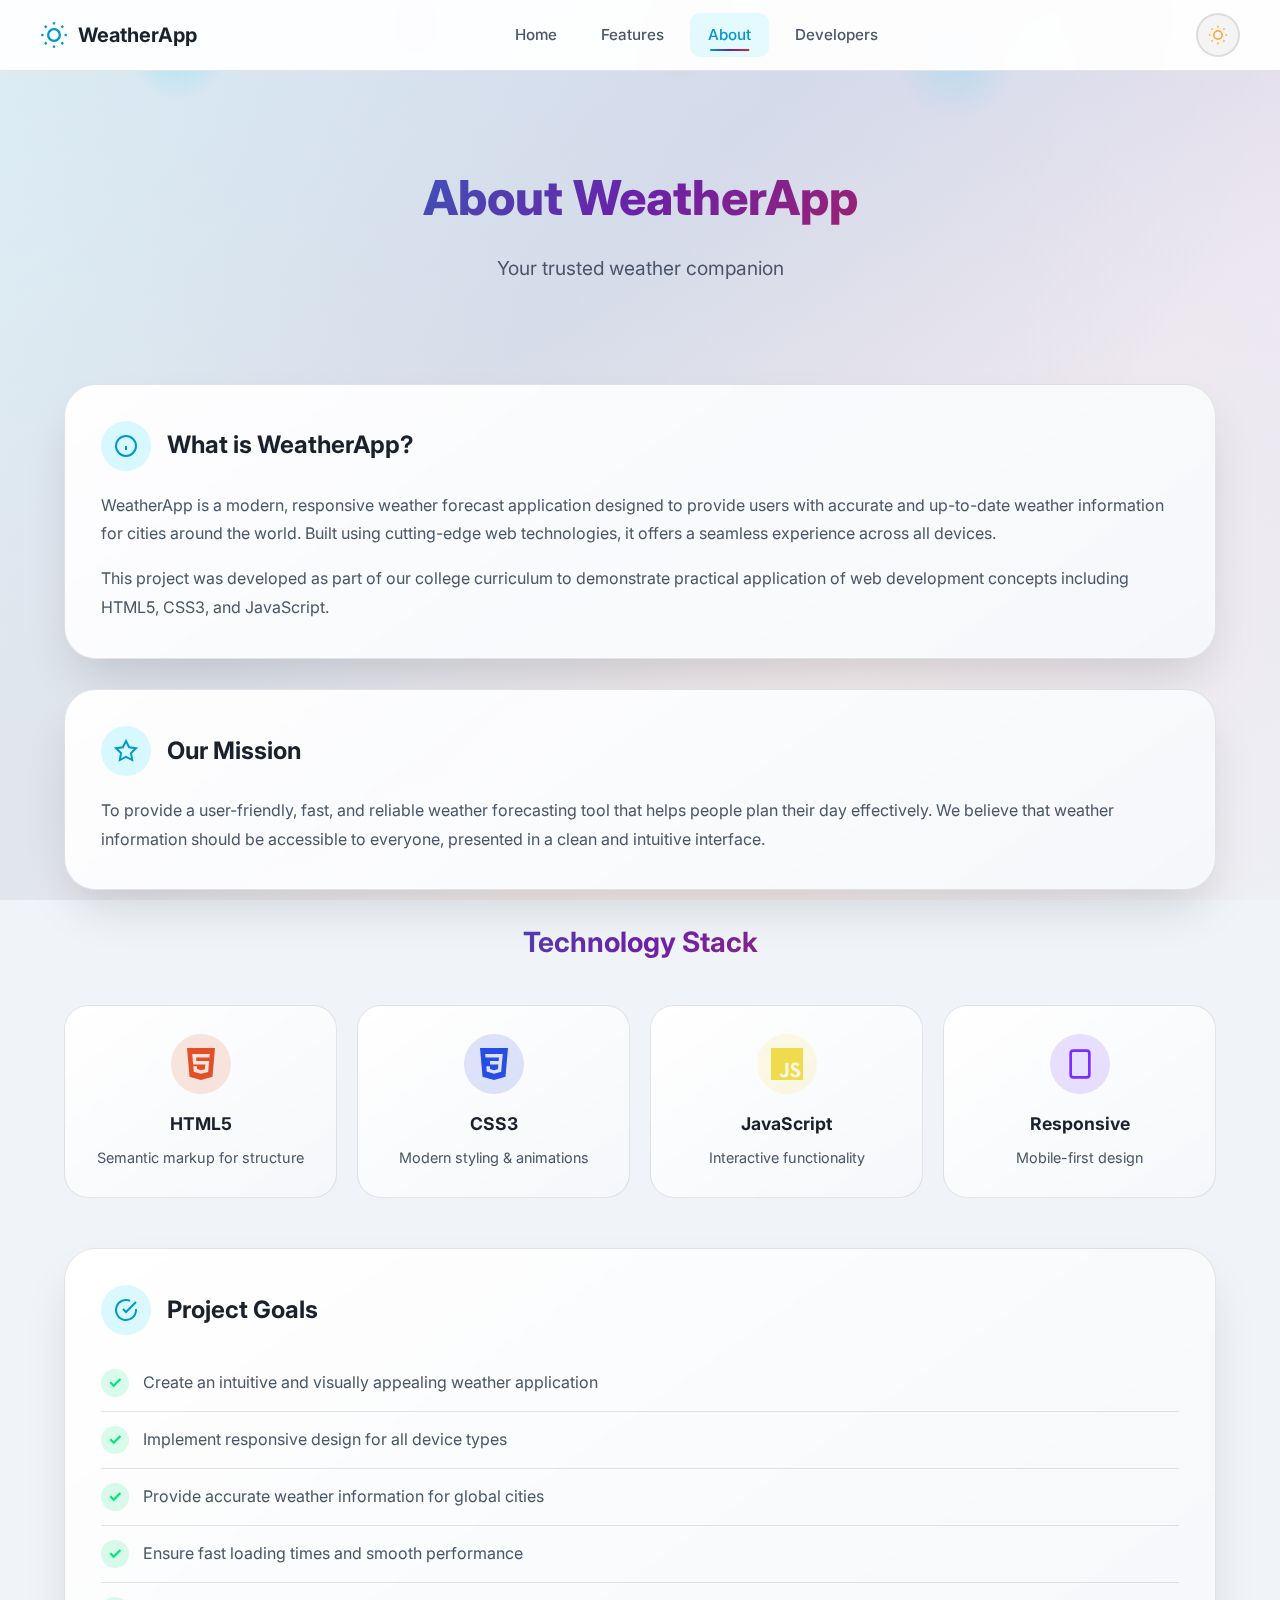
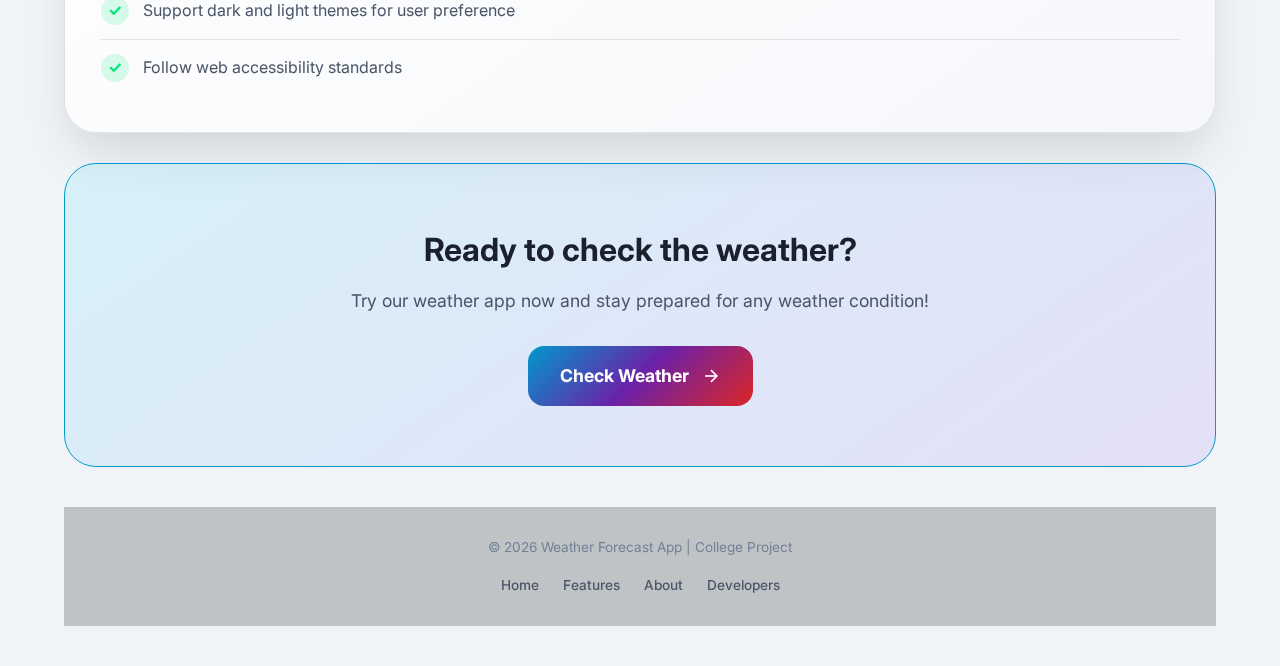
<file: second sem project/second sem project/about.html>
<!DOCTYPE html>
<html lang="en" data-theme="dark">
  <head>
    <meta charset="UTF-8" />
    <meta name="viewport" content="width=device-width, initial-scale=1.0" />
    <meta name="description" content="Learn about the Weather Forecast App and its features" />
    <title>About - Weather Forecast App</title>
    <link rel="stylesheet" href="style.css" />
    <link rel="preconnect" href="https://fonts.googleapis.com" />
    <link rel="preconnect" href="https://fonts.gstatic.com" crossorigin />
    <link href="https://fonts.googleapis.com/css2?family=Inter:wght@400;500;600;700;800&display=swap" rel="stylesheet" />
  </head>
  <body>
    <!-- Animated background -->
    <div class="bg-particles">
      <span></span><span></span><span></span><span></span><span></span>
    </div>

    <!-- Navigation Bar -->
    <nav class="navbar">
      <div class="nav-container">
        <a href="index.html" class="nav-logo">
          <svg viewBox="0 0 24 24" fill="none" stroke="currentColor" stroke-width="2">
            <circle cx="12" cy="12" r="5"/>
            <line x1="12" y1="1" x2="12" y2="3"/>
            <line x1="12" y1="21" x2="12" y2="23"/>
            <line x1="4.22" y1="4.22" x2="5.64" y2="5.64"/>
            <line x1="18.36" y1="18.36" x2="19.78" y2="19.78"/>
            <line x1="1" y1="12" x2="3" y2="12"/>
            <line x1="21" y1="12" x2="23" y2="12"/>
            <line x1="4.22" y1="19.78" x2="5.64" y2="18.36"/>
            <line x1="18.36" y1="5.64" x2="19.78" y2="4.22"/>
          </svg>
          <span>WeatherApp</span>
        </a>
        <div class="nav-links">
          <a href="index.html" class="nav-link">Home</a>
          <a href="features.html" class="nav-link">Features</a>
          <a href="about.html" class="nav-link active">About</a>
          <a href="developers.html" class="nav-link">Developers</a>
        </div>
        <div class="nav-actions">
          <button id="theme-toggle" class="theme-toggle" aria-label="Toggle theme">
            <svg class="sun-icon" viewBox="0 0 24 24" fill="none" stroke="currentColor" stroke-width="2">
              <circle cx="12" cy="12" r="5"/>
              <line x1="12" y1="1" x2="12" y2="3"/>
              <line x1="12" y1="21" x2="12" y2="23"/>
              <line x1="4.22" y1="4.22" x2="5.64" y2="5.64"/>
              <line x1="18.36" y1="18.36" x2="19.78" y2="19.78"/>
              <line x1="1" y1="12" x2="3" y2="12"/>
              <line x1="21" y1="12" x2="23" y2="12"/>
              <line x1="4.22" y1="19.78" x2="5.64" y2="18.36"/>
              <line x1="18.36" y1="5.64" x2="19.78" y2="4.22"/>
            </svg>
            <svg class="moon-icon" viewBox="0 0 24 24" fill="none" stroke="currentColor" stroke-width="2">
              <path d="M21 12.79A9 9 0 1 1 11.21 3 7 7 0 0 0 21 12.79z"/>
            </svg>
          </button>
          <button id="mobile-menu-btn" class="mobile-menu-btn" aria-label="Menu">
            <span></span><span></span><span></span>
          </button>
        </div>
      </div>
    </nav>

    <!-- Mobile Menu -->
    <div id="mobile-menu" class="mobile-menu">
      <a href="index.html" class="mobile-link">Home</a>
      <a href="features.html" class="mobile-link">Features</a>
      <a href="about.html" class="mobile-link active">About</a>
      <a href="developers.html" class="mobile-link">Developers</a>
    </div>

    <main class="page-content">
      <!-- Hero Section -->
      <section class="page-hero">
        <h1 class="page-title">About WeatherApp</h1>
        <p class="page-subtitle">Your trusted weather companion</p>
      </section>

      <!-- About Section -->
      <section class="content-card">
        <div class="card-header">
          <div class="card-icon">
            <svg viewBox="0 0 24 24" fill="none" stroke="currentColor" stroke-width="2">
              <circle cx="12" cy="12" r="10"/>
              <line x1="12" y1="16" x2="12" y2="12"/>
              <line x1="12" y1="8" x2="12.01" y2="8"/>
            </svg>
          </div>
          <h2>What is WeatherApp?</h2>
        </div>
        <p class="content-text">
          WeatherApp is a modern, responsive weather forecast application designed to provide users with 
          accurate and up-to-date weather information for cities around the world. Built using cutting-edge 
          web technologies, it offers a seamless experience across all devices.
        </p>
        <p class="content-text">
          This project was developed as part of our college curriculum to demonstrate practical application 
          of web development concepts including HTML5, CSS3, and JavaScript.
        </p>
      </section>

      <!-- Mission Section -->
      <section class="content-card">
        <div class="card-header">
          <div class="card-icon">
            <svg viewBox="0 0 24 24" fill="none" stroke="currentColor" stroke-width="2">
              <polygon points="12 2 15.09 8.26 22 9.27 17 14.14 18.18 21.02 12 17.77 5.82 21.02 7 14.14 2 9.27 8.91 8.26 12 2"/>
            </svg>
          </div>
          <h2>Our Mission</h2>
        </div>
        <p class="content-text">
          To provide a user-friendly, fast, and reliable weather forecasting tool that helps people 
          plan their day effectively. We believe that weather information should be accessible to everyone, 
          presented in a clean and intuitive interface.
        </p>
      </section>

      <!-- Tech Stack -->
      <section class="tech-stack-section">
        <h2 class="section-title">Technology Stack</h2>
        <div class="tech-grid">
          <div class="tech-card">
            <div class="tech-icon html">
              <svg viewBox="0 0 24 24" fill="currentColor">
                <path d="M1.5 0h21l-1.91 21.563L11.977 24l-8.564-2.438L1.5 0zm7.031 9.75l-.232-2.718 10.059.003.23-2.622L5.412 4.41l.698 8.01h9.126l-.326 3.426-2.91.804-2.955-.81-.188-2.11H6.248l.33 4.171L12 19.351l5.379-1.443.744-8.157H8.531z"/>
              </svg>
            </div>
            <h4>HTML5</h4>
            <p>Semantic markup for structure</p>
          </div>
          <div class="tech-card">
            <div class="tech-icon css">
              <svg viewBox="0 0 24 24" fill="currentColor">
                <path d="M1.5 0h21l-1.91 21.563L11.977 24l-8.565-2.438L1.5 0zm17.09 4.413L5.41 4.41l.213 2.622 10.125.002-.255 2.716h-6.64l.24 2.573h6.182l-.366 3.523-2.91.804-2.956-.81-.188-2.11h-2.61l.29 3.855L12 19.288l5.373-1.53L18.59 4.414z"/>
              </svg>
            </div>
            <h4>CSS3</h4>
            <p>Modern styling & animations</p>
          </div>
          <div class="tech-card">
            <div class="tech-icon js">
              <svg viewBox="0 0 24 24" fill="currentColor">
                <path d="M0 0h24v24H0V0zm22.034 18.276c-.175-1.095-.888-2.015-3.003-2.873-.736-.345-1.554-.585-1.797-1.14-.091-.33-.105-.51-.046-.705.15-.646.915-.84 1.515-.66.39.12.75.42.976.9 1.034-.676 1.034-.676 1.755-1.125-.27-.42-.404-.601-.586-.78-.63-.705-1.469-1.065-2.834-1.034l-.705.089c-.676.165-1.32.525-1.71 1.005-1.14 1.291-.811 3.541.569 4.471 1.365 1.02 3.361 1.244 3.616 2.205.24 1.17-.87 1.545-1.966 1.41-.811-.18-1.26-.586-1.755-1.336l-1.83 1.051c.21.48.45.689.81 1.109 1.74 1.756 6.09 1.666 6.871-1.004.029-.09.24-.705.074-1.65l.046.067zm-8.983-7.245h-2.248c0 1.938-.009 3.864-.009 5.805 0 1.232.063 2.363-.138 2.711-.33.689-1.18.601-1.566.48-.396-.196-.597-.466-.83-.855-.063-.105-.11-.196-.127-.196l-1.825 1.125c.305.63.75 1.172 1.324 1.517.855.51 2.004.675 3.207.405.783-.226 1.458-.691 1.811-1.411.51-.93.402-2.07.397-3.346.012-2.054 0-4.109 0-6.179l.004-.056z"/>
              </svg>
            </div>
            <h4>JavaScript</h4>
            <p>Interactive functionality</p>
          </div>
          <div class="tech-card">
            <div class="tech-icon responsive">
              <svg viewBox="0 0 24 24" fill="none" stroke="currentColor" stroke-width="2">
                <rect x="5" y="2" width="14" height="20" rx="2" ry="2"/>
                <line x1="12" y1="18" x2="12.01" y2="18"/>
              </svg>
            </div>
            <h4>Responsive</h4>
            <p>Mobile-first design</p>
          </div>
        </div>
      </section>

      <!-- Project Goals -->
      <section class="content-card">
        <div class="card-header">
          <div class="card-icon">
            <svg viewBox="0 0 24 24" fill="none" stroke="currentColor" stroke-width="2">
              <path d="M22 11.08V12a10 10 0 1 1-5.93-9.14"/>
              <polyline points="22 4 12 14.01 9 11.01"/>
            </svg>
          </div>
          <h2>Project Goals</h2>
        </div>
        <ul class="goals-list">
          <li>
            <span class="goal-icon">✓</span>
            <span>Create an intuitive and visually appealing weather application</span>
          </li>
          <li>
            <span class="goal-icon">✓</span>
            <span>Implement responsive design for all device types</span>
          </li>
          <li>
            <span class="goal-icon">✓</span>
            <span>Provide accurate weather information for global cities</span>
          </li>
          <li>
            <span class="goal-icon">✓</span>
            <span>Ensure fast loading times and smooth performance</span>
          </li>
          <li>
            <span class="goal-icon">✓</span>
            <span>Support dark and light themes for user preference</span>
          </li>
          <li>
            <span class="goal-icon">✓</span>
            <span>Follow web accessibility standards</span>
          </li>
        </ul>
      </section>

      <!-- CTA Section -->
      <section class="cta-section">
        <h2>Ready to check the weather?</h2>
        <p>Try our weather app now and stay prepared for any weather condition!</p>
        <a href="index.html" class="cta-button">
          <span>Check Weather</span>
          <svg viewBox="0 0 24 24" fill="none" stroke="currentColor" stroke-width="2">
            <line x1="5" y1="12" x2="19" y2="12"/>
            <polyline points="12 5 19 12 12 19"/>
          </svg>
        </a>
      </section>

      <!-- Footer -->
      <footer class="footer">
        <div class="footer-content">
          <p>© 2026 Weather Forecast App | College Project</p>
          <div class="footer-links">
            <a href="index.html">Home</a>
            <a href="features.html">Features</a>
            <a href="about.html">About</a>
            <a href="developers.html">Developers</a>
          </div>
        </div>
      </footer>
    </main>

    <script src="theme.js"></script>
  </body>
</html>
</file>
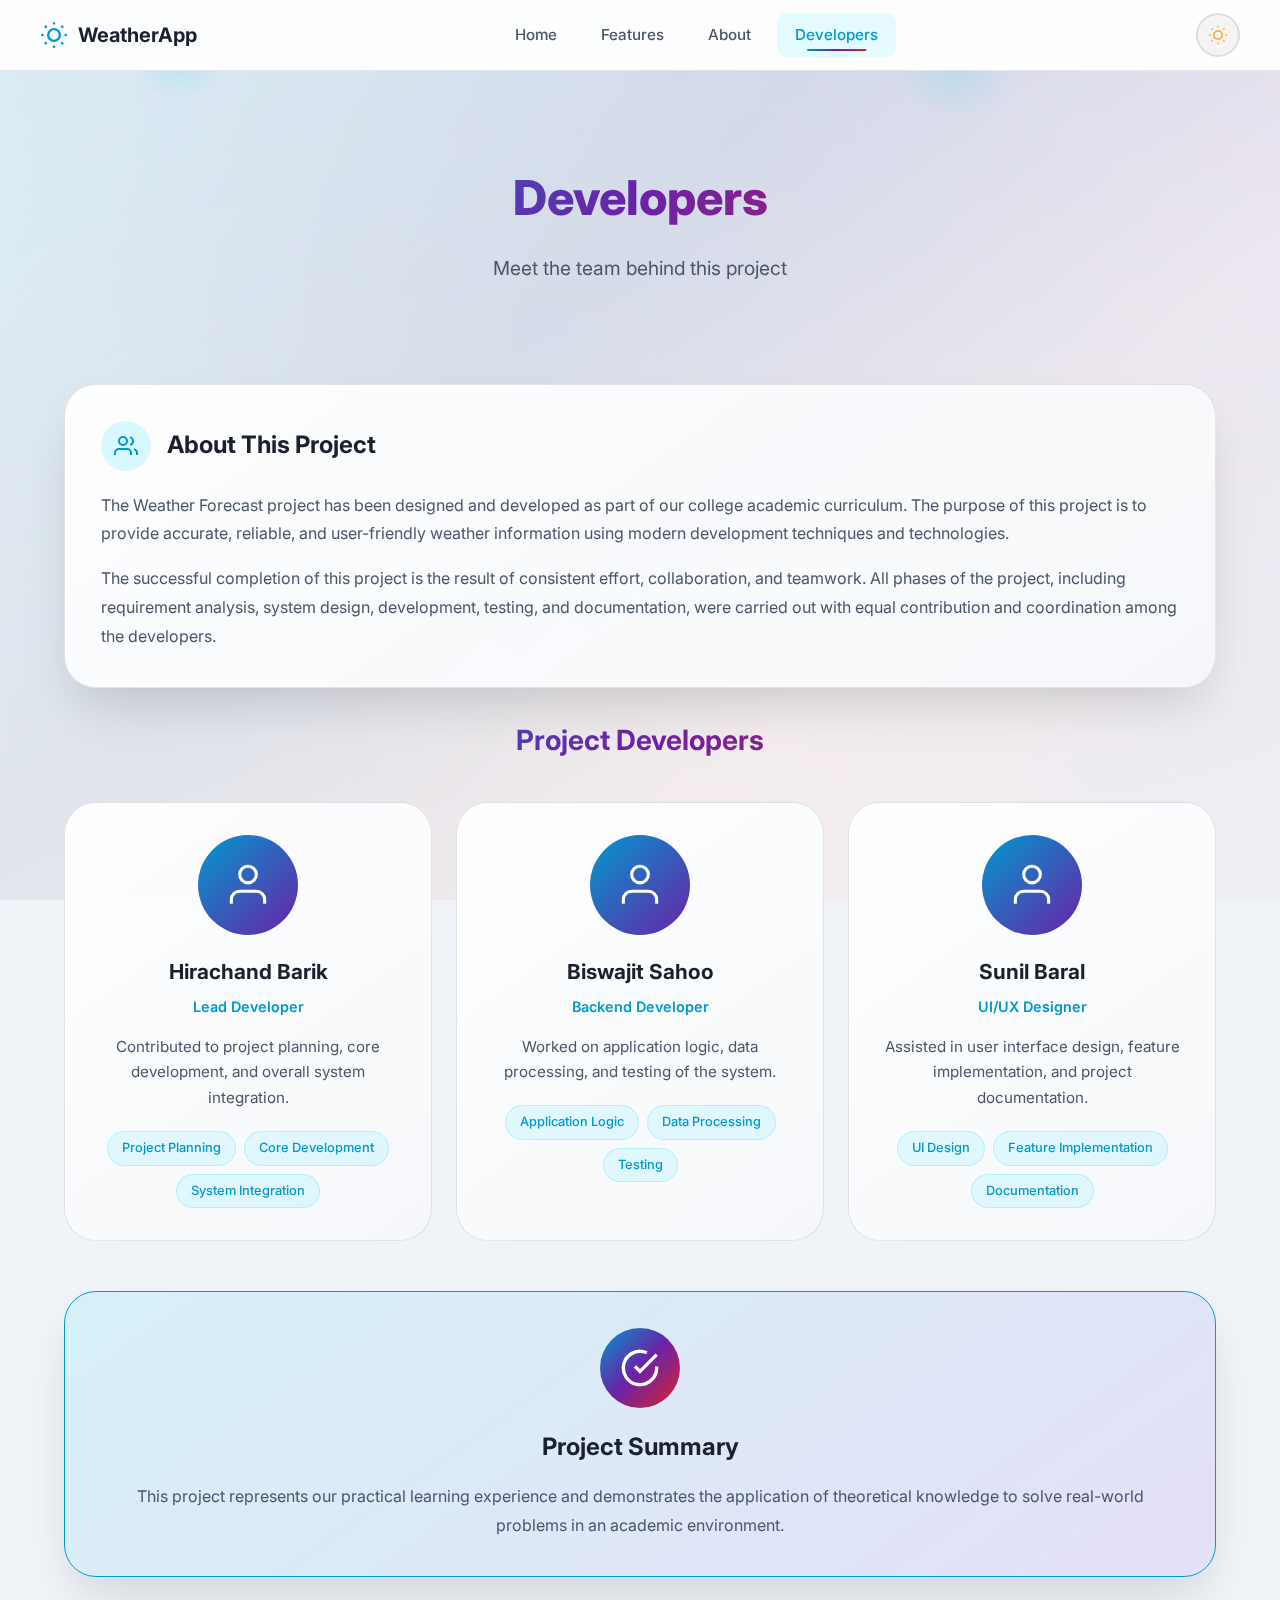
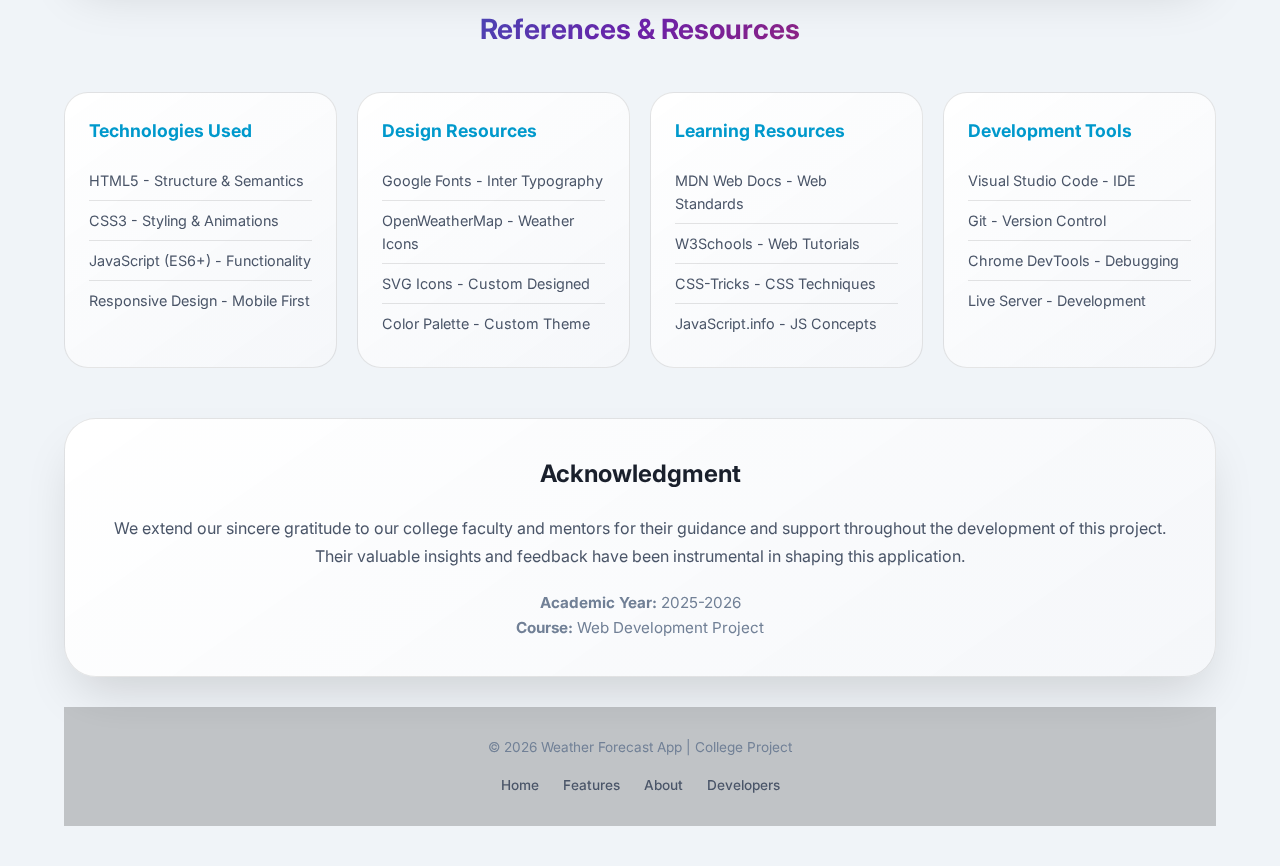
<file: second sem project/second sem project/developers.html>
<!DOCTYPE html>
<html lang="en" data-theme="dark">
  <head>
    <meta charset="UTF-8" />
    <meta name="viewport" content="width=device-width, initial-scale=1.0" />
    <meta name="description" content="Meet the developers behind the Weather Forecast App" />
    <title>Developers - Weather Forecast App</title>
    <link rel="stylesheet" href="style.css" />
    <link rel="preconnect" href="https://fonts.googleapis.com" />
    <link rel="preconnect" href="https://fonts.gstatic.com" crossorigin />
    <link href="https://fonts.googleapis.com/css2?family=Inter:wght@400;500;600;700;800&display=swap" rel="stylesheet" />
  </head>
  <body>
    <!-- Animated background -->
    <div class="bg-particles">
      <span></span><span></span><span></span><span></span><span></span>
    </div>

    <!-- Navigation Bar -->
    <nav class="navbar">
      <div class="nav-container">
        <a href="index.html" class="nav-logo">
          <svg viewBox="0 0 24 24" fill="none" stroke="currentColor" stroke-width="2">
            <circle cx="12" cy="12" r="5"/>
            <line x1="12" y1="1" x2="12" y2="3"/>
            <line x1="12" y1="21" x2="12" y2="23"/>
            <line x1="4.22" y1="4.22" x2="5.64" y2="5.64"/>
            <line x1="18.36" y1="18.36" x2="19.78" y2="19.78"/>
            <line x1="1" y1="12" x2="3" y2="12"/>
            <line x1="21" y1="12" x2="23" y2="12"/>
            <line x1="4.22" y1="19.78" x2="5.64" y2="18.36"/>
            <line x1="18.36" y1="5.64" x2="19.78" y2="4.22"/>
          </svg>
          <span>WeatherApp</span>
        </a>
        <div class="nav-links">
          <a href="index.html" class="nav-link">Home</a>
          <a href="features.html" class="nav-link">Features</a>
          <a href="about.html" class="nav-link">About</a>
          <a href="developers.html" class="nav-link active">Developers</a>
        </div>
        <div class="nav-actions">
          <button id="theme-toggle" class="theme-toggle" aria-label="Toggle theme">
            <svg class="sun-icon" viewBox="0 0 24 24" fill="none" stroke="currentColor" stroke-width="2">
              <circle cx="12" cy="12" r="5"/>
              <line x1="12" y1="1" x2="12" y2="3"/>
              <line x1="12" y1="21" x2="12" y2="23"/>
              <line x1="4.22" y1="4.22" x2="5.64" y2="5.64"/>
              <line x1="18.36" y1="18.36" x2="19.78" y2="19.78"/>
              <line x1="1" y1="12" x2="3" y2="12"/>
              <line x1="21" y1="12" x2="23" y2="12"/>
              <line x1="4.22" y1="19.78" x2="5.64" y2="18.36"/>
              <line x1="18.36" y1="5.64" x2="19.78" y2="4.22"/>
            </svg>
            <svg class="moon-icon" viewBox="0 0 24 24" fill="none" stroke="currentColor" stroke-width="2">
              <path d="M21 12.79A9 9 0 1 1 11.21 3 7 7 0 0 0 21 12.79z"/>
            </svg>
          </button>
          <button id="mobile-menu-btn" class="mobile-menu-btn" aria-label="Menu">
            <span></span><span></span><span></span>
          </button>
        </div>
      </div>
    </nav>

    <!-- Mobile Menu -->
    <div id="mobile-menu" class="mobile-menu">
      <a href="index.html" class="mobile-link">Home</a>
      <a href="features.html" class="mobile-link">Features</a>
      <a href="about.html" class="mobile-link">About</a>
      <a href="developers.html" class="mobile-link active">Developers</a>
    </div>

    <main class="page-content">
      <!-- Hero Section -->
      <section class="page-hero">
        <h1 class="page-title">Developers</h1>
        <p class="page-subtitle">Meet the team behind this project</p>
      </section>

      <!-- Credits Introduction -->
      <section class="content-card">
        <div class="card-header">
          <div class="card-icon">
            <svg viewBox="0 0 24 24" fill="none" stroke="currentColor" stroke-width="2">
              <path d="M17 21v-2a4 4 0 0 0-4-4H5a4 4 0 0 0-4 4v2"/>
              <circle cx="9" cy="7" r="4"/>
              <path d="M23 21v-2a4 4 0 0 0-3-3.87"/>
              <path d="M16 3.13a4 4 0 0 1 0 7.75"/>
            </svg>
          </div>
          <h2>About This Project</h2>
        </div>
        <p class="content-text">
          The Weather Forecast project has been designed and developed as part of our college academic curriculum. 
          The purpose of this project is to provide accurate, reliable, and user-friendly weather information 
          using modern development techniques and technologies.
        </p>
        <p class="content-text">
          The successful completion of this project is the result of consistent effort, collaboration, and teamwork. 
          All phases of the project, including requirement analysis, system design, development, testing, and 
          documentation, were carried out with equal contribution and coordination among the developers.
        </p>
      </section>

      <!-- Developers Grid -->
      <section class="developers-section">
        <h2 class="section-title">Project Developers</h2>
        <div class="developers-grid">
          <!-- Developer 1 -->
          <div class="developer-card">
            <div class="developer-avatar">
              <svg viewBox="0 0 24 24" fill="none" stroke="currentColor" stroke-width="1.5">
                <path d="M20 21v-2a4 4 0 0 0-4-4H8a4 4 0 0 0-4 4v2"/>
                <circle cx="12" cy="7" r="4"/>
              </svg>
            </div>
            <h3 class="developer-name">Hirachand Barik</h3>
            <p class="developer-role">Lead Developer</p>
            <p class="developer-contribution">
              Contributed to project planning, core development, and overall system integration.
            </p>
            <div class="developer-skills">
              <span class="skill-tag">Project Planning</span>
              <span class="skill-tag">Core Development</span>
              <span class="skill-tag">System Integration</span>
            </div>
          </div>

          <!-- Developer 2 -->
          <div class="developer-card">
            <div class="developer-avatar">
              <svg viewBox="0 0 24 24" fill="none" stroke="currentColor" stroke-width="1.5">
                <path d="M20 21v-2a4 4 0 0 0-4-4H8a4 4 0 0 0-4 4v2"/>
                <circle cx="12" cy="7" r="4"/>
              </svg>
            </div>
            <h3 class="developer-name">Biswajit Sahoo</h3>
            <p class="developer-role">Backend Developer</p>
            <p class="developer-contribution">
              Worked on application logic, data processing, and testing of the system.
            </p>
            <div class="developer-skills">
              <span class="skill-tag">Application Logic</span>
              <span class="skill-tag">Data Processing</span>
              <span class="skill-tag">Testing</span>
            </div>
          </div>

          <!-- Developer 3 -->
          <div class="developer-card">
            <div class="developer-avatar">
              <svg viewBox="0 0 24 24" fill="none" stroke="currentColor" stroke-width="1.5">
                <path d="M20 21v-2a4 4 0 0 0-4-4H8a4 4 0 0 0-4 4v2"/>
                <circle cx="12" cy="7" r="4"/>
              </svg>
            </div>
            <h3 class="developer-name">Sunil Baral</h3>
            <p class="developer-role">UI/UX Designer</p>
            <p class="developer-contribution">
              Assisted in user interface design, feature implementation, and project documentation.
            </p>
            <div class="developer-skills">
              <span class="skill-tag">UI Design</span>
              <span class="skill-tag">Feature Implementation</span>
              <span class="skill-tag">Documentation</span>
            </div>
          </div>
        </div>
      </section>

      <!-- Project Summary -->
      <section class="content-card highlight-card">
        <div class="card-icon-large">
          <svg viewBox="0 0 24 24" fill="none" stroke="currentColor" stroke-width="2">
            <path d="M22 11.08V12a10 10 0 1 1-5.93-9.14"/>
            <polyline points="22 4 12 14.01 9 11.01"/>
          </svg>
        </div>
        <h3>Project Summary</h3>
        <p class="content-text centered">
          This project represents our practical learning experience and demonstrates the application 
          of theoretical knowledge to solve real-world problems in an academic environment.
        </p>
      </section>

      <!-- References Section -->
      <section class="references-section">
        <h2 class="section-title">References & Resources</h2>
        <div class="references-grid">
          <div class="reference-card">
            <h4>Technologies Used</h4>
            <ul class="reference-list">
              <li>HTML5 - Structure & Semantics</li>
              <li>CSS3 - Styling & Animations</li>
              <li>JavaScript (ES6+) - Functionality</li>
              <li>Responsive Design - Mobile First</li>
            </ul>
          </div>
          <div class="reference-card">
            <h4>Design Resources</h4>
            <ul class="reference-list">
              <li>Google Fonts - Inter Typography</li>
              <li>OpenWeatherMap - Weather Icons</li>
              <li>SVG Icons - Custom Designed</li>
              <li>Color Palette - Custom Theme</li>
            </ul>
          </div>
          <div class="reference-card">
            <h4>Learning Resources</h4>
            <ul class="reference-list">
              <li>MDN Web Docs - Web Standards</li>
              <li>W3Schools - Web Tutorials</li>
              <li>CSS-Tricks - CSS Techniques</li>
              <li>JavaScript.info - JS Concepts</li>
            </ul>
          </div>
          <div class="reference-card">
            <h4>Development Tools</h4>
            <ul class="reference-list">
              <li>Visual Studio Code - IDE</li>
              <li>Git - Version Control</li>
              <li>Chrome DevTools - Debugging</li>
              <li>Live Server - Development</li>
            </ul>
          </div>
        </div>
      </section>

      <!-- Acknowledgment -->
      <section class="content-card acknowledgment-card">
        <h3>Acknowledgment</h3>
        <p class="content-text centered">
          We extend our sincere gratitude to our college faculty and mentors for their guidance 
          and support throughout the development of this project. Their valuable insights and 
          feedback have been instrumental in shaping this application.
        </p>
        <p class="college-info">
          <strong>Academic Year:</strong> 2025-2026<br>
          <strong>Course:</strong> Web Development Project
        </p>
      </section>

      <!-- Footer -->
      <footer class="footer">
        <div class="footer-content">
          <p>© 2026 Weather Forecast App | College Project</p>
          <div class="footer-links">
            <a href="index.html">Home</a>
            <a href="features.html">Features</a>
            <a href="about.html">About</a>
            <a href="developers.html">Developers</a>
          </div>
        </div>
      </footer>
    </main>

    <script src="theme.js"></script>
  </body>
</html>
</file>
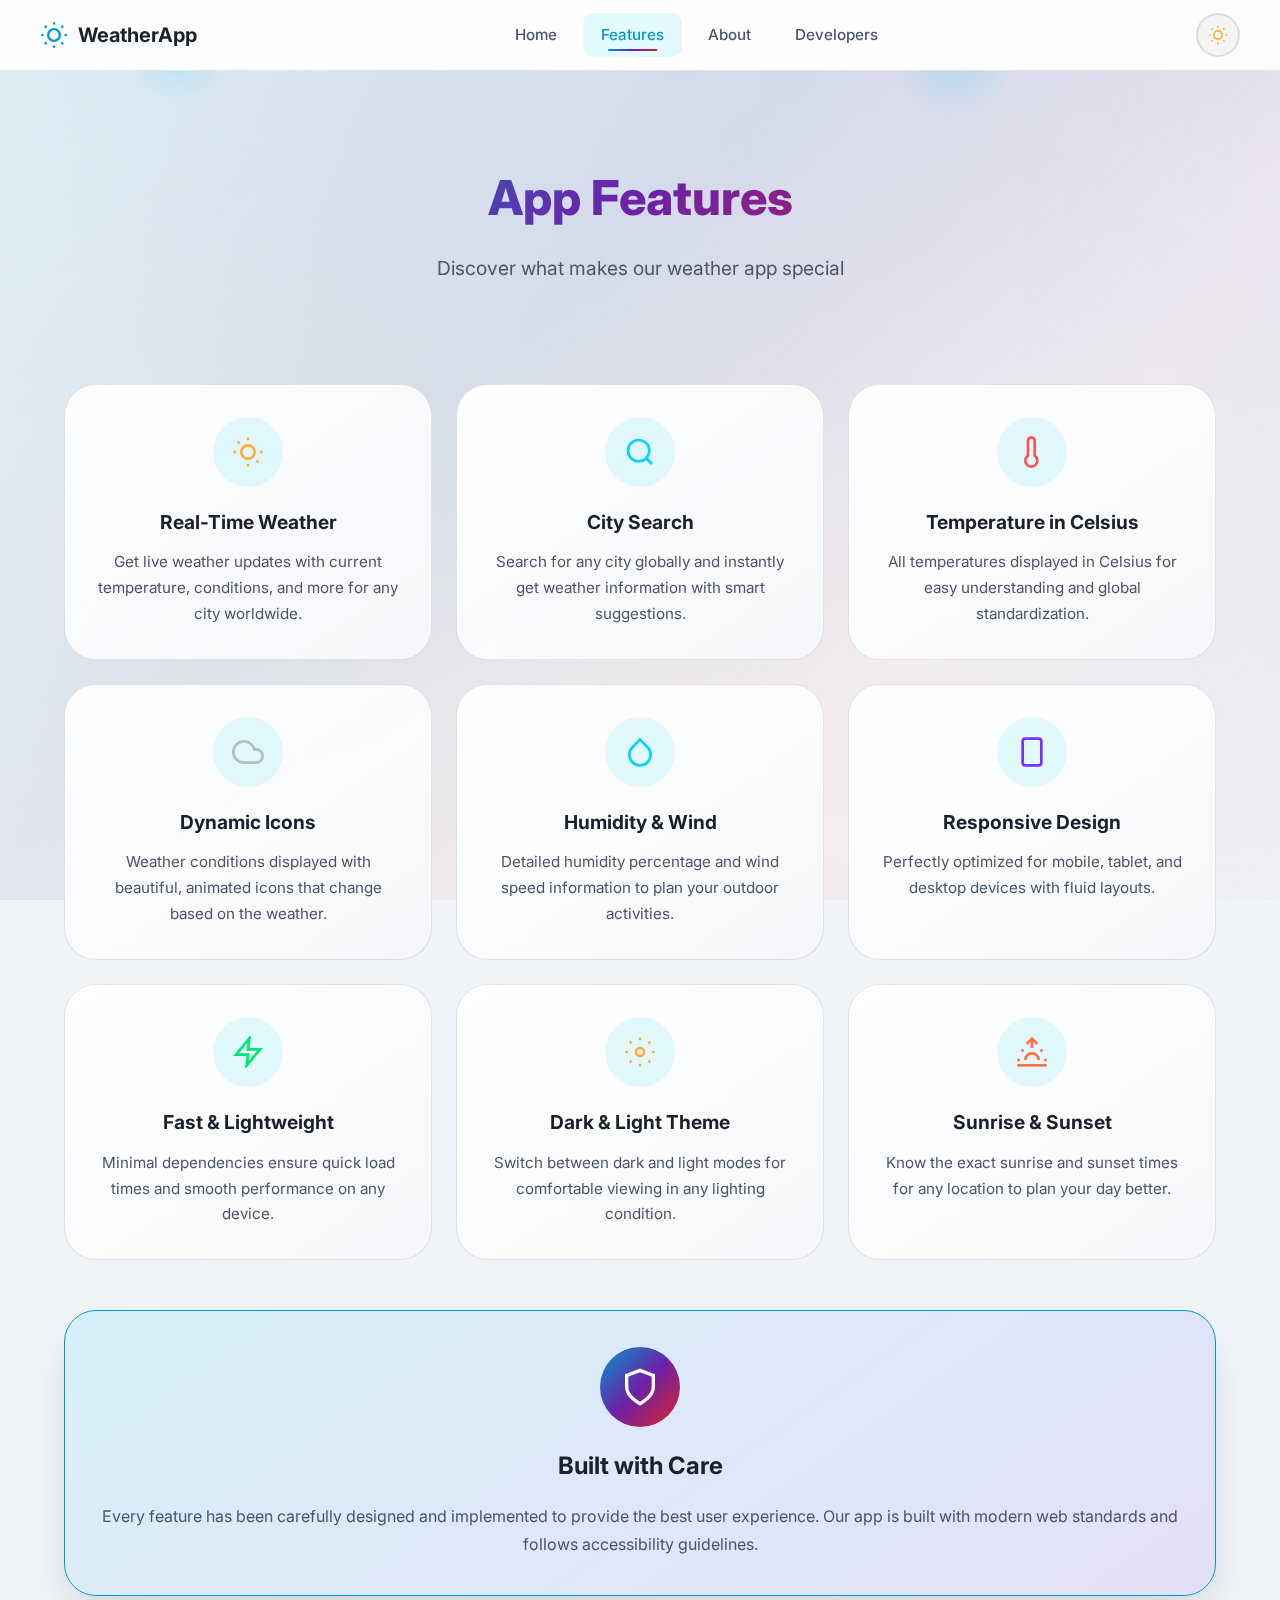
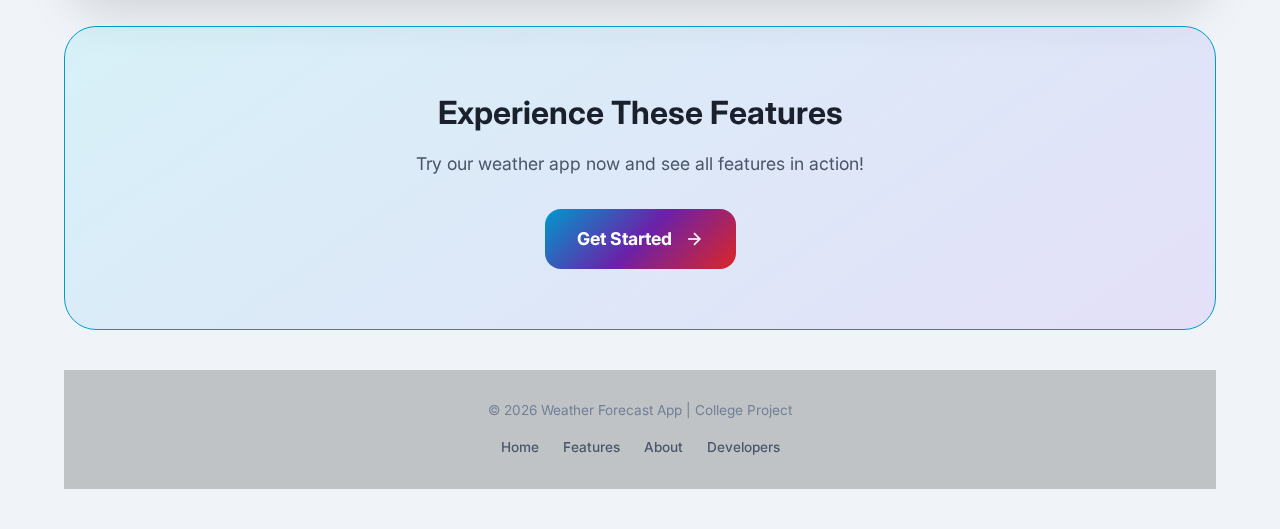
<file: second sem project/second sem project/features.html>
<!DOCTYPE html>
<html lang="en" data-theme="dark">
  <head>
    <meta charset="UTF-8" />
    <meta name="viewport" content="width=device-width, initial-scale=1.0" />
    <meta name="description" content="Explore the features of Weather Forecast App" />
    <title>Features - Weather Forecast App</title>
    <link rel="stylesheet" href="style.css" />
    <link rel="preconnect" href="https://fonts.googleapis.com" />
    <link rel="preconnect" href="https://fonts.gstatic.com" crossorigin />
    <link href="https://fonts.googleapis.com/css2?family=Inter:wght@400;500;600;700;800&display=swap" rel="stylesheet" />
  </head>
  <body>
    <!-- Animated background -->
    <div class="bg-particles">
      <span></span><span></span><span></span><span></span><span></span>
    </div>

    <!-- Navigation Bar -->
    <nav class="navbar">
      <div class="nav-container">
        <a href="index.html" class="nav-logo">
          <svg viewBox="0 0 24 24" fill="none" stroke="currentColor" stroke-width="2">
            <circle cx="12" cy="12" r="5"/>
            <line x1="12" y1="1" x2="12" y2="3"/>
            <line x1="12" y1="21" x2="12" y2="23"/>
            <line x1="4.22" y1="4.22" x2="5.64" y2="5.64"/>
            <line x1="18.36" y1="18.36" x2="19.78" y2="19.78"/>
            <line x1="1" y1="12" x2="3" y2="12"/>
            <line x1="21" y1="12" x2="23" y2="12"/>
            <line x1="4.22" y1="19.78" x2="5.64" y2="18.36"/>
            <line x1="18.36" y1="5.64" x2="19.78" y2="4.22"/>
          </svg>
          <span>WeatherApp</span>
        </a>
        <div class="nav-links">
          <a href="index.html" class="nav-link">Home</a>
          <a href="features.html" class="nav-link active">Features</a>
          <a href="about.html" class="nav-link">About</a>
          <a href="developers.html" class="nav-link">Developers</a>
        </div>
        <div class="nav-actions">
          <button id="theme-toggle" class="theme-toggle" aria-label="Toggle theme">
            <svg class="sun-icon" viewBox="0 0 24 24" fill="none" stroke="currentColor" stroke-width="2">
              <circle cx="12" cy="12" r="5"/>
              <line x1="12" y1="1" x2="12" y2="3"/>
              <line x1="12" y1="21" x2="12" y2="23"/>
              <line x1="4.22" y1="4.22" x2="5.64" y2="5.64"/>
              <line x1="18.36" y1="18.36" x2="19.78" y2="19.78"/>
              <line x1="1" y1="12" x2="3" y2="12"/>
              <line x1="21" y1="12" x2="23" y2="12"/>
              <line x1="4.22" y1="19.78" x2="5.64" y2="18.36"/>
              <line x1="18.36" y1="5.64" x2="19.78" y2="4.22"/>
            </svg>
            <svg class="moon-icon" viewBox="0 0 24 24" fill="none" stroke="currentColor" stroke-width="2">
              <path d="M21 12.79A9 9 0 1 1 11.21 3 7 7 0 0 0 21 12.79z"/>
            </svg>
          </button>
          <button id="mobile-menu-btn" class="mobile-menu-btn" aria-label="Menu">
            <span></span><span></span><span></span>
          </button>
        </div>
      </div>
    </nav>

    <!-- Mobile Menu -->
    <div id="mobile-menu" class="mobile-menu">
      <a href="index.html" class="mobile-link">Home</a>
      <a href="features.html" class="mobile-link active">Features</a>
      <a href="about.html" class="mobile-link">About</a>
      <a href="developers.html" class="mobile-link">Developers</a>
    </div>

    <main class="page-content">
      <!-- Hero Section -->
      <section class="page-hero">
        <h1 class="page-title">App Features</h1>
        <p class="page-subtitle">Discover what makes our weather app special</p>
      </section>

      <!-- Features Grid -->
      <section class="features-section">
        <div class="features-grid">
          <!-- Feature 1 -->
          <div class="feature-card">
            <div class="feature-icon weather-icon-feature">
              <svg viewBox="0 0 24 24" fill="none" stroke="currentColor" stroke-width="2">
                <circle cx="12" cy="12" r="5"/>
                <line x1="12" y1="1" x2="12" y2="3"/>
                <line x1="12" y1="21" x2="12" y2="23"/>
                <line x1="4.22" y1="4.22" x2="5.64" y2="5.64"/>
                <line x1="18.36" y1="18.36" x2="19.78" y2="19.78"/>
                <line x1="1" y1="12" x2="3" y2="12"/>
                <line x1="21" y1="12" x2="23" y2="12"/>
              </svg>
            </div>
            <h3>Real-Time Weather</h3>
            <p>Get live weather updates with current temperature, conditions, and more for any city worldwide.</p>
          </div>

          <!-- Feature 2 -->
          <div class="feature-card">
            <div class="feature-icon search-icon-feature">
              <svg viewBox="0 0 24 24" fill="none" stroke="currentColor" stroke-width="2">
                <circle cx="11" cy="11" r="8"/>
                <line x1="21" y1="21" x2="16.65" y2="16.65"/>
              </svg>
            </div>
            <h3>City Search</h3>
            <p>Search for any city globally and instantly get weather information with smart suggestions.</p>
          </div>

          <!-- Feature 3 -->
          <div class="feature-card">
            <div class="feature-icon temp-icon-feature">
              <svg viewBox="0 0 24 24" fill="none" stroke="currentColor" stroke-width="2">
                <path d="M14 14.76V3.5a2.5 2.5 0 0 0-5 0v11.26a4.5 4.5 0 1 0 5 0z"/>
              </svg>
            </div>
            <h3>Temperature in Celsius</h3>
            <p>All temperatures displayed in Celsius for easy understanding and global standardization.</p>
          </div>

          <!-- Feature 4 -->
          <div class="feature-card">
            <div class="feature-icon icon-feature">
              <svg viewBox="0 0 24 24" fill="none" stroke="currentColor" stroke-width="2">
                <path d="M18 10h-1.26A8 8 0 1 0 9 20h9a5 5 0 0 0 0-10z"/>
              </svg>
            </div>
            <h3>Dynamic Icons</h3>
            <p>Weather conditions displayed with beautiful, animated icons that change based on the weather.</p>
          </div>

          <!-- Feature 5 -->
          <div class="feature-card">
            <div class="feature-icon humidity-icon-feature">
              <svg viewBox="0 0 24 24" fill="none" stroke="currentColor" stroke-width="2">
                <path d="M12 2.69l5.66 5.66a8 8 0 1 1-11.31 0z"/>
              </svg>
            </div>
            <h3>Humidity & Wind</h3>
            <p>Detailed humidity percentage and wind speed information to plan your outdoor activities.</p>
          </div>

          <!-- Feature 6 -->
          <div class="feature-card">
            <div class="feature-icon responsive-icon-feature">
              <svg viewBox="0 0 24 24" fill="none" stroke="currentColor" stroke-width="2">
                <rect x="5" y="2" width="14" height="20" rx="2" ry="2"/>
                <line x1="12" y1="18" x2="12.01" y2="18"/>
              </svg>
            </div>
            <h3>Responsive Design</h3>
            <p>Perfectly optimized for mobile, tablet, and desktop devices with fluid layouts.</p>
          </div>

          <!-- Feature 7 -->
          <div class="feature-card">
            <div class="feature-icon fast-icon-feature">
              <svg viewBox="0 0 24 24" fill="none" stroke="currentColor" stroke-width="2">
                <polygon points="13 2 3 14 12 14 11 22 21 10 12 10 13 2"/>
              </svg>
            </div>
            <h3>Fast & Lightweight</h3>
            <p>Minimal dependencies ensure quick load times and smooth performance on any device.</p>
          </div>

          <!-- Feature 8 -->
          <div class="feature-card">
            <div class="feature-icon theme-icon-feature">
              <svg viewBox="0 0 24 24" fill="none" stroke="currentColor" stroke-width="2">
                <circle cx="12" cy="12" r="3"/>
                <path d="M12 1v2M12 21v2M4.22 4.22l1.42 1.42M18.36 18.36l1.42 1.42M1 12h2M21 12h2M4.22 19.78l1.42-1.42M18.36 5.64l1.42-1.42"/>
              </svg>
            </div>
            <h3>Dark & Light Theme</h3>
            <p>Switch between dark and light modes for comfortable viewing in any lighting condition.</p>
          </div>

          <!-- Feature 9 -->
          <div class="feature-card">
            <div class="feature-icon sun-icon-feature">
              <svg viewBox="0 0 24 24" fill="none" stroke="currentColor" stroke-width="2">
                <path d="M17 18a5 5 0 0 0-10 0"/>
                <line x1="12" y1="2" x2="12" y2="9"/>
                <line x1="4.22" y1="10.22" x2="5.64" y2="11.64"/>
                <line x1="1" y1="18" x2="3" y2="18"/>
                <line x1="21" y1="18" x2="23" y2="18"/>
                <line x1="18.36" y1="11.64" x2="19.78" y2="10.22"/>
                <line x1="23" y1="22" x2="1" y2="22"/>
                <polyline points="8 6 12 2 16 6"/>
              </svg>
            </div>
            <h3>Sunrise & Sunset</h3>
            <p>Know the exact sunrise and sunset times for any location to plan your day better.</p>
          </div>
        </div>
      </section>

      <!-- Additional Info -->
      <section class="content-card highlight-card">
        <div class="card-icon-large">
          <svg viewBox="0 0 24 24" fill="none" stroke="currentColor" stroke-width="2">
            <path d="M12 22s8-4 8-10V5l-8-3-8 3v7c0 6 8 10 8 10z"/>
          </svg>
        </div>
        <h3>Built with Care</h3>
        <p class="content-text centered">
          Every feature has been carefully designed and implemented to provide the best user experience. 
          Our app is built with modern web standards and follows accessibility guidelines.
        </p>
      </section>

      <!-- CTA Section -->
      <section class="cta-section">
        <h2>Experience These Features</h2>
        <p>Try our weather app now and see all features in action!</p>
        <a href="index.html" class="cta-button">
          <span>Get Started</span>
          <svg viewBox="0 0 24 24" fill="none" stroke="currentColor" stroke-width="2">
            <line x1="5" y1="12" x2="19" y2="12"/>
            <polyline points="12 5 19 12 12 19"/>
          </svg>
        </a>
      </section>

      <!-- Footer -->
      <footer class="footer">
        <div class="footer-content">
          <p>© 2026 Weather Forecast App | College Project</p>
          <div class="footer-links">
            <a href="index.html">Home</a>
            <a href="features.html">Features</a>
            <a href="about.html">About</a>
            <a href="developers.html">Developers</a>
          </div>
        </div>
      </footer>
    </main>

    <script src="theme.js"></script>
  </body>
</html>
</file>
<file: second sem project/second sem project/style.css>
/* ========================================
   Weather Forecast App - Professional UI
   ======================================== */

* {
  box-sizing: border-box;
  margin: 0;
  padding: 0;
}

:root,
[data-theme="dark"] {
  /* Vibrant Color Palette - Dark Theme */
  --bg-primary: #0a0a1a;
  --bg-secondary: #12122a;
  --bg-card: rgba(20, 20, 45, 0.95);
  --bg-glass: rgba(255, 255, 255, 0.08);
  --text-primary: #ffffff;
  --text-secondary: #b8c5d6;
  --text-muted: #8892a6;
  --accent: #00d4ff;
  --accent-secondary: #7b2fff;
  --accent-tertiary: #ff6b6b;
  --accent-light: #00e5ff;
  --accent-gradient: linear-gradient(135deg, #00d4ff 0%, #7b2fff 50%, #ff6b6b 100%);
  --card-gradient: linear-gradient(145deg, rgba(30, 30, 60, 0.9) 0%, rgba(15, 15, 35, 0.95) 100%);
  --success: #00e676;
  --warning: #ffab40;
  --danger: #ff5252;
  --border: rgba(255, 255, 255, 0.12);
  --border-glow: rgba(0, 212, 255, 0.3);
  --shadow: 0 25px 60px -12px rgba(0, 0, 0, 0.6);
  --shadow-glow: 0 0 40px rgba(0, 212, 255, 0.15);
  --shadow-sm: 0 4px 15px -1px rgba(0, 0, 0, 0.4);
  --nav-bg: rgba(10, 10, 26, 0.9);

  /* Spacing */
  --radius-sm: 10px;
  --radius-md: 16px;
  --radius-lg: 24px;
  --radius-xl: 32px;
}

[data-theme="light"] {
  /* Light Theme */
  --bg-primary: #f0f4f8;
  --bg-secondary: #e2e8f0;
  --bg-card: rgba(255, 255, 255, 0.95);
  --bg-glass: rgba(0, 0, 0, 0.04);
  --text-primary: #1a202c;
  --text-secondary: #4a5568;
  --text-muted: #718096;
  --accent: #0099cc;
  --accent-secondary: #6b21a8;
  --accent-tertiary: #dc2626;
  --accent-light: #00b4d8;
  --accent-gradient: linear-gradient(135deg, #0099cc 0%, #6b21a8 50%, #dc2626 100%);
  --card-gradient: linear-gradient(145deg, rgba(255, 255, 255, 0.95) 0%, rgba(245, 247, 250, 0.98) 100%);
  --border: rgba(0, 0, 0, 0.1);
  --border-glow: rgba(0, 153, 204, 0.3);
  --shadow: 0 25px 50px -12px rgba(0, 0, 0, 0.15);
  --shadow-glow: 0 0 40px rgba(0, 153, 204, 0.1);
  --shadow-sm: 0 4px 15px -1px rgba(0, 0, 0, 0.1);
  --nav-bg: rgba(255, 255, 255, 0.95);
}

html {
  font-size: 16px;
  scroll-behavior: smooth;
}

body {
  font-family: 'Inter', -apple-system, BlinkMacSystemFont, 'Segoe UI', Roboto, sans-serif;
  background: var(--bg-primary);
  color: var(--text-primary);
  min-height: 100vh;
  line-height: 1.6;
  overflow-x: hidden;
  transition: background-color 0.3s ease, color 0.3s ease;
}

/* ========================================
   Navigation Bar
   ======================================== */
.navbar {
  position: fixed;
  top: 0;
  left: 0;
  right: 0;
  z-index: 1000;
  background: var(--nav-bg);
  backdrop-filter: blur(20px);
  -webkit-backdrop-filter: blur(20px);
  border-bottom: 1px solid var(--border);
  padding: 0 24px;
  transition: all 0.3s ease;
}

.nav-container {
  max-width: 1200px;
  margin: 0 auto;
  display: flex;
  align-items: center;
  justify-content: space-between;
  height: 70px;
}

.nav-logo {
  display: flex;
  align-items: center;
  gap: 10px;
  text-decoration: none;
  color: var(--text-primary);
  font-weight: 700;
  font-size: 1.25rem;
  transition: all 0.3s ease;
}

.nav-logo svg {
  width: 28px;
  height: 28px;
  color: var(--accent);
}

.nav-logo:hover {
  color: var(--accent);
}

.nav-links {
  display: flex;
  align-items: center;
  gap: 8px;
}

.nav-link {
  padding: 10px 18px;
  text-decoration: none;
  color: var(--text-secondary);
  font-weight: 500;
  font-size: 0.95rem;
  border-radius: var(--radius-sm);
  transition: all 0.3s ease;
  position: relative;
}

.nav-link::after {
  content: '';
  position: absolute;
  bottom: 6px;
  left: 50%;
  width: 0;
  height: 2px;
  background: var(--accent-gradient);
  transition: all 0.3s ease;
  transform: translateX(-50%);
}

.nav-link:hover {
  color: var(--text-primary);
  background: var(--bg-glass);
}

.nav-link:hover::after {
  width: 50%;
}

.nav-link.active {
  color: var(--accent);
  background: rgba(0, 212, 255, 0.1);
}

.nav-link.active::after {
  width: 50%;
}

.nav-actions {
  display: flex;
  align-items: center;
  gap: 12px;
}

/* Theme Toggle Button */
.theme-toggle {
  width: 44px;
  height: 44px;
  border-radius: 50%;
  border: 2px solid var(--border);
  background: var(--bg-glass);
  cursor: pointer;
  display: flex;
  align-items: center;
  justify-content: center;
  transition: all 0.3s ease;
  position: relative;
  overflow: hidden;
}

.theme-toggle svg {
  width: 20px;
  height: 20px;
  position: absolute;
  transition: all 0.4s cubic-bezier(0.68, -0.55, 0.265, 1.55);
}

.theme-toggle .sun-icon {
  color: #ffab40;
}

.theme-toggle .moon-icon {
  color: #b8c5d6;
}

/* Dark theme - show moon, hide sun */
[data-theme="dark"] .theme-toggle .sun-icon {
  transform: translateY(-50px) rotate(-180deg);
  opacity: 0;
}

[data-theme="dark"] .theme-toggle .moon-icon {
  transform: translateY(0) rotate(0deg);
  opacity: 1;
}

/* Light theme - show sun, hide moon */
[data-theme="light"] .theme-toggle .sun-icon {
  transform: translateY(0) rotate(0deg);
  opacity: 1;
}

[data-theme="light"] .theme-toggle .moon-icon {
  transform: translateY(50px) rotate(180deg);
  opacity: 0;
}

.theme-toggle:hover {
  border-color: var(--accent);
  background: rgba(0, 212, 255, 0.1);
  transform: scale(1.05);
}

/* Mobile Menu Button */
.mobile-menu-btn {
  display: none;
  flex-direction: column;
  justify-content: center;
  align-items: center;
  width: 44px;
  height: 44px;
  border: none;
  background: transparent;
  cursor: pointer;
  gap: 5px;
  padding: 10px;
}

.mobile-menu-btn span {
  display: block;
  width: 24px;
  height: 2px;
  background: var(--text-primary);
  border-radius: 2px;
  transition: all 0.3s ease;
}

.mobile-menu-btn.active span:nth-child(1) {
  transform: rotate(45deg) translateY(5px);
}

.mobile-menu-btn.active span:nth-child(2) {
  opacity: 0;
}

.mobile-menu-btn.active span:nth-child(3) {
  transform: rotate(-45deg) translateY(-5px);
}

/* Mobile Menu */
.mobile-menu {
  display: none;
  position: fixed;
  top: 70px;
  left: 0;
  right: 0;
  background: var(--nav-bg);
  backdrop-filter: blur(20px);
  -webkit-backdrop-filter: blur(20px);
  border-bottom: 1px solid var(--border);
  padding: 16px;
  z-index: 999;
  flex-direction: column;
  gap: 8px;
  transform: translateY(-100%);
  opacity: 0;
  transition: all 0.3s ease;
}

.mobile-menu.active {
  transform: translateY(0);
  opacity: 1;
}

.mobile-link {
  padding: 14px 20px;
  text-decoration: none;
  color: var(--text-secondary);
  font-weight: 500;
  border-radius: var(--radius-sm);
  transition: all 0.3s ease;
}

.mobile-link:hover,
.mobile-link.active {
  background: rgba(0, 212, 255, 0.1);
  color: var(--accent);
}

@media (max-width: 768px) {
  .nav-links {
    display: none;
  }

  .mobile-menu-btn {
    display: flex;
  }

  .mobile-menu {
    display: flex;
  }
}

/* ========================================
   Animated Background - Aurora Effect
   ======================================== */
.bg-particles {
  position: fixed;
  top: 0;
  left: 0;
  width: 100%;
  height: 100%;
  overflow: hidden;
  z-index: -1;
  background: linear-gradient(135deg, #0a0a1a 0%, #12122a 40%, #1a0a2e 70%, #0a1a2a 100%);
  transition: background 0.5s ease;
}

[data-theme="light"] .bg-particles {
  background: linear-gradient(135deg, #f0f4f8 0%, #e2e8f0 40%, #f5f5f5 70%, #eef2f7 100%);
}

.bg-particles::before {
  content: '';
  position: absolute;
  top: -50%;
  left: -50%;
  width: 200%;
  height: 200%;
  background: 
    radial-gradient(ellipse at 20% 20%, rgba(0, 212, 255, 0.15) 0%, transparent 50%),
    radial-gradient(ellipse at 80% 20%, rgba(123, 47, 255, 0.15) 0%, transparent 50%),
    radial-gradient(ellipse at 50% 80%, rgba(255, 107, 107, 0.1) 0%, transparent 50%);
  animation: aurora 20s ease-in-out infinite;
}

[data-theme="light"] .bg-particles::before {
  background: 
    radial-gradient(ellipse at 20% 20%, rgba(0, 153, 204, 0.1) 0%, transparent 50%),
    radial-gradient(ellipse at 80% 20%, rgba(107, 33, 168, 0.1) 0%, transparent 50%),
    radial-gradient(ellipse at 50% 80%, rgba(220, 38, 38, 0.05) 0%, transparent 50%);
}

@keyframes aurora {
  0%, 100% { transform: translate(0, 0) rotate(0deg); }
  25% { transform: translate(2%, 2%) rotate(1deg); }
  50% { transform: translate(-1%, 3%) rotate(-1deg); }
  75% { transform: translate(3%, -2%) rotate(2deg); }
}

.bg-particles span {
  position: absolute;
  width: 20px;
  height: 20px;
  background: linear-gradient(135deg, rgba(0, 212, 255, 0.3), rgba(123, 47, 255, 0.3));
  border-radius: 50%;
  animation: float 20s infinite ease-in-out;
  filter: blur(1px);
}

[data-theme="light"] .bg-particles span {
  background: linear-gradient(135deg, rgba(0, 153, 204, 0.2), rgba(107, 33, 168, 0.2));
}

.bg-particles span:nth-child(1) { left: 10%; animation-delay: 0s; width: 100px; height: 100px; background: radial-gradient(circle, rgba(0, 212, 255, 0.2), transparent 70%); }
.bg-particles span:nth-child(2) { left: 30%; animation-delay: 3s; width: 60px; height: 60px; background: radial-gradient(circle, rgba(123, 47, 255, 0.2), transparent 70%); }
.bg-particles span:nth-child(3) { left: 50%; animation-delay: 6s; width: 80px; height: 80px; background: radial-gradient(circle, rgba(255, 107, 107, 0.15), transparent 70%); }
.bg-particles span:nth-child(4) { left: 70%; animation-delay: 9s; width: 120px; height: 120px; background: radial-gradient(circle, rgba(0, 212, 255, 0.15), transparent 70%); }
.bg-particles span:nth-child(5) { left: 85%; animation-delay: 12s; width: 70px; height: 70px; background: radial-gradient(circle, rgba(123, 47, 255, 0.2), transparent 70%); }

@keyframes float {
  0%, 100% { transform: translateY(100vh) scale(1); opacity: 0; }
  10% { opacity: 0.6; }
  50% { transform: translateY(0vh) scale(1.2); }
  90% { opacity: 0.6; }
  100% { transform: translateY(-100vh) scale(1); opacity: 0; }
}

/* ========================================
   Main App Container
   ======================================== */
.app {
  min-height: 100vh;
  display: flex;
  flex-direction: column;
  align-items: center;
  justify-content: center;
  padding: 94px 24px 24px;
  gap: 20px;
}

/* ========================================
   Card Styles
   ======================================== */
.card {
  width: 100%;
  max-width: 500px;
  background: var(--card-gradient);
  backdrop-filter: blur(30px);
  -webkit-backdrop-filter: blur(30px);
  border-radius: var(--radius-xl);
  padding: 36px;
  box-shadow: var(--shadow), var(--shadow-glow);
  border: 1px solid var(--border);
  animation: slideUp 0.7s cubic-bezier(0.16, 1, 0.3, 1);
  position: relative;
  overflow: hidden;
}

.card::before {
  content: '';
  position: absolute;
  top: 0;
  left: 0;
  right: 0;
  height: 3px;
  background: var(--accent-gradient);
  border-radius: var(--radius-xl) var(--radius-xl) 0 0;
}

@keyframes slideUp {
  from {
    opacity: 0;
    transform: translateY(40px) scale(0.98);
  }
  to {
    opacity: 1;
    transform: translateY(0) scale(1);
  }
}

/* ========================================
   Header Styles
   ======================================== */
.header {
  text-align: center;
  margin-bottom: 28px;
}

.logo {
  display: flex;
  align-items: center;
  justify-content: center;
  gap: 14px;
  margin-bottom: 10px;
}

.logo-icon {
  width: 36px;
  height: 36px;
  color: var(--accent);
  animation: glow 3s ease-in-out infinite;
  filter: drop-shadow(0 0 8px rgba(0, 212, 255, 0.5));
}

@keyframes glow {
  0%, 100% { transform: scale(1); filter: drop-shadow(0 0 8px rgba(0, 212, 255, 0.5)); }
  50% { transform: scale(1.1); filter: drop-shadow(0 0 15px rgba(0, 212, 255, 0.8)); }
}

.title {
  font-size: 1.75rem;
  font-weight: 800;
  background: var(--accent-gradient);
  -webkit-background-clip: text;
  -webkit-text-fill-color: transparent;
  background-clip: text;
  letter-spacing: -0.5px;
  text-shadow: 0 0 30px rgba(0, 212, 255, 0.3);
}

.subtitle {
  font-size: 0.9rem;
  color: var(--text-muted);
  margin-top: 4px;
}

/* ========================================
   Search Form Styles
   ======================================== */
.search-form {
  display: flex;
  gap: 14px;
  margin-bottom: 20px;
}

.input-wrapper {
  flex: 1;
  position: relative;
  display: flex;
  align-items: center;
}

.search-icon {
  position: absolute;
  left: 16px;
  width: 20px;
  height: 20px;
  color: var(--text-muted);
  pointer-events: none;
  transition: all 0.3s ease;
}

.input-wrapper:focus-within .search-icon {
  color: var(--accent);
  filter: drop-shadow(0 0 6px rgba(0, 212, 255, 0.6));
}

.search-form input {
  width: 100%;
  padding: 16px 44px 16px 48px;
  border-radius: var(--radius-md);
  border: 2px solid var(--border);
  outline: none;
  background: rgba(10, 10, 30, 0.6);
  color: var(--text-primary);
  font-size: 1rem;
  font-family: inherit;
  transition: all 0.3s ease;
}

.search-form input::placeholder {
  color: var(--text-muted);
}

.search-form input:focus {
  border-color: var(--accent);
  background: rgba(0, 212, 255, 0.08);
  box-shadow: 0 0 0 4px rgba(0, 212, 255, 0.15), 0 0 20px rgba(0, 212, 255, 0.1);
}

.clear-btn {
  position: absolute;
  right: 12px;
  width: 30px;
  height: 30px;
  border: none;
  background: rgba(255, 255, 255, 0.1);
  border-radius: 50%;
  cursor: pointer;
  display: flex;
  align-items: center;
  justify-content: center;
  transition: all 0.25s ease;
}

.clear-btn svg {
  width: 14px;
  height: 14px;
  color: var(--text-secondary);
}

.clear-btn:hover {
  background: rgba(255, 82, 82, 0.25);
  transform: rotate(90deg);
}

.clear-btn:hover svg {
  color: var(--danger);
}

.clear-btn.hidden {
  display: none;
}

.search-btn {
  padding: 16px 24px;
  border-radius: var(--radius-md);
  border: none;
  background: var(--accent-gradient);
  color: white;
  font-weight: 700;
  font-size: 1rem;
  font-family: inherit;
  cursor: pointer;
  display: flex;
  align-items: center;
  gap: 10px;
  transition: all 0.3s cubic-bezier(0.16, 1, 0.3, 1);
  white-space: nowrap;
  text-transform: uppercase;
  letter-spacing: 0.5px;
  position: relative;
  overflow: hidden;
}

.search-btn::before {
  content: '';
  position: absolute;
  top: 0;
  left: -100%;
  width: 100%;
  height: 100%;
  background: linear-gradient(90deg, transparent, rgba(255,255,255,0.2), transparent);
  transition: left 0.5s ease;
}

.search-btn:hover::before {
  left: 100%;
}

.search-btn svg {
  width: 18px;
  height: 18px;
  transition: transform 0.3s ease;
}

.search-btn:hover {
  transform: translateY(-3px);
  box-shadow: 0 15px 30px rgba(0, 212, 255, 0.3), 0 0 20px rgba(123, 47, 255, 0.2);
}

.search-btn:hover svg {
  transform: translateX(5px);
}

.search-btn:active {
  transform: translateY(-1px);
}

/* ========================================
   Message Styles
   ======================================== */
.message {
  min-height: 24px;
  text-align: center;
  font-size: 0.9rem;
  color: var(--text-muted);
  transition: all 0.3s ease;
}

.message.error {
  color: var(--danger);
  padding: 12px;
  background: rgba(252, 129, 129, 0.1);
  border-radius: var(--radius-sm);
  border: 1px solid rgba(252, 129, 129, 0.2);
  animation: shake 0.5s ease;
}

@keyframes shake {
  0%, 100% { transform: translateX(0); }
  20%, 60% { transform: translateX(-5px); }
  40%, 80% { transform: translateX(5px); }
}

.message.success {
  color: var(--success);
}

/* ========================================
   Loader Styles
   ======================================== */
.loader {
  display: flex;
  flex-direction: column;
  align-items: center;
  gap: 16px;
  padding: 40px 0;
}

.loader.hidden {
  display: none;
}

.spinner {
  width: 48px;
  height: 48px;
  border: 4px solid var(--border);
  border-top-color: var(--accent);
  border-radius: 50%;
  animation: spin 1s linear infinite;
}

@keyframes spin {
  to { transform: rotate(360deg); }
}

.loader p {
  color: var(--text-secondary);
  font-size: 0.9rem;
}

/* ========================================
   Weather Section Styles
   ======================================== */
.weather {
  display: flex;
  flex-direction: column;
  gap: 20px;
  animation: fadeIn 0.5s ease;
}

.weather.hidden {
  display: none;
}

@keyframes fadeIn {
  from { opacity: 0; transform: scale(0.95); }
  to { opacity: 1; transform: scale(1); }
}

/* Date & Time */
.datetime {
  display: flex;
  align-items: center;
  justify-content: center;
  gap: 10px;
  font-size: 0.85rem;
  color: var(--text-muted);
}

.separator {
  opacity: 0.5;
}

/* Main Weather Display */
.weather-main {
  display: flex;
  align-items: center;
  justify-content: center;
  gap: 24px;
  padding: 24px 0;
  position: relative;
}

.icon-container {
  position: relative;
  display: flex;
  align-items: center;
  justify-content: center;
}

.weather-icon {
  width: 130px;
  height: 130px;
  filter: drop-shadow(0 10px 30px rgba(0, 212, 255, 0.3));
  animation: float 4s infinite ease-in-out;
}

@keyframes float {
  0%, 100% { transform: translateY(0) scale(1); }
  50% { transform: translateY(-12px) scale(1.05); }
}

.icon-glow {
  position: absolute;
  width: 120px;
  height: 120px;
  background: linear-gradient(135deg, var(--accent), var(--accent-secondary));
  border-radius: 50%;
  filter: blur(50px);
  opacity: 0.4;
  z-index: -1;
  animation: pulse-glow 3s ease-in-out infinite;
}

@keyframes pulse-glow {
  0%, 100% { opacity: 0.3; transform: scale(1); }
  50% { opacity: 0.5; transform: scale(1.1); }
}

.temp-info {
  text-align: left;
}

.temperature {
  font-size: 4.5rem;
  font-weight: 800;
  line-height: 1;
  background: linear-gradient(135deg, #ffffff 0%, var(--accent) 50%, var(--accent-secondary) 100%);
  -webkit-background-clip: text;
  -webkit-text-fill-color: transparent;
  background-clip: text;
  filter: drop-shadow(0 4px 10px rgba(0, 212, 255, 0.2));
}

.temperature .unit {
  font-size: 2.2rem;
  font-weight: 500;
}

.condition {
  font-size: 1.15rem;
  color: var(--text-secondary);
  text-transform: capitalize;
  margin-top: 6px;
  font-weight: 500;
}

/* Location */
.location-wrap {
  display: flex;
  align-items: center;
  justify-content: center;
  gap: 8px;
  color: var(--text-secondary);
}

.location-icon {
  width: 18px;
  height: 18px;
  color: var(--accent);
}

.location {
  font-size: 1rem;
  font-weight: 500;
}

/* ========================================
   Weather Details Grid
   ======================================== */
.details {
  display: grid;
  grid-template-columns: repeat(3, 1fr);
  gap: 14px;
  margin-top: 12px;
}

.detail-card {
  background: linear-gradient(145deg, rgba(255,255,255,0.05) 0%, rgba(255,255,255,0.02) 100%);
  border: 1px solid var(--border);
  border-radius: var(--radius-md);
  padding: 18px 14px;
  display: flex;
  flex-direction: column;
  align-items: center;
  gap: 12px;
  transition: all 0.35s cubic-bezier(0.16, 1, 0.3, 1);
  position: relative;
  overflow: hidden;
}

.detail-card::before {
  content: '';
  position: absolute;
  top: 0;
  left: 0;
  right: 0;
  bottom: 0;
  background: linear-gradient(135deg, transparent 0%, rgba(0, 212, 255, 0.1) 100%);
  opacity: 0;
  transition: opacity 0.3s ease;
}

.detail-card:hover {
  border-color: var(--border-glow);
  transform: translateY(-6px) scale(1.02);
  box-shadow: 0 15px 30px rgba(0, 212, 255, 0.15);
}

.detail-card:hover::before {
  opacity: 1;
}

.detail-icon {
  width: 44px;
  height: 44px;
  border-radius: 50%;
  display: flex;
  align-items: center;
  justify-content: center;
  background: rgba(255, 255, 255, 0.08);
  transition: all 0.3s ease;
  position: relative;
  z-index: 1;
}

.detail-card:hover .detail-icon {
  transform: scale(1.1);
}

.detail-icon svg {
  width: 22px;
  height: 22px;
  transition: filter 0.3s ease;
}

.detail-card:hover .detail-icon svg {
  filter: drop-shadow(0 0 8px currentColor);
}

.humidity-icon { color: #00d4ff; }
.wind-icon { color: #00e676; }
.pressure-icon { color: #ffab40; }
.visibility-icon { color: #e040fb; }
.feels-icon { color: #ff5252; }
.clouds-icon { color: #b0bec5; }

.detail-info {
  text-align: center;
  position: relative;
  z-index: 1;
}

.detail-value {
  display: block;
  font-size: 1.2rem;
  font-weight: 700;
  color: var(--text-primary);
}

.detail-label {
  display: block;
  font-size: 0.75rem;
  color: var(--text-muted);
  margin-top: 4px;
  text-transform: uppercase;
  letter-spacing: 0.5px;
}

/* ========================================
   Sun Times
   ======================================== */
.sun-times {
  display: flex;
  gap: 14px;
  margin-top: 12px;
}

.sun-item {
  flex: 1;
  display: flex;
  align-items: center;
  gap: 14px;
  padding: 16px 18px;
  background: linear-gradient(145deg, rgba(255,255,255,0.05) 0%, rgba(255,255,255,0.02) 100%);
  border: 1px solid var(--border);
  border-radius: var(--radius-md);
  transition: all 0.35s cubic-bezier(0.16, 1, 0.3, 1);
}

.sun-item:hover {
  transform: translateY(-4px);
  border-color: var(--border-glow);
  box-shadow: 0 10px 25px rgba(0, 212, 255, 0.1);
}

.sun-item svg {
  width: 32px;
  height: 32px;
  flex-shrink: 0;
  transition: all 0.3s ease;
}

.sun-item:hover svg {
  transform: scale(1.1);
  filter: drop-shadow(0 0 10px currentColor);
}

.sunrise svg { color: #ffab40; }
.sunset svg { color: #ff7043; }

.sun-item div {
  display: flex;
  flex-direction: column;
}

.sun-label {
  font-size: 0.75rem;
  color: var(--text-muted);
  text-transform: uppercase;
  letter-spacing: 0.5px;
}

.sun-value {
  font-size: 1.1rem;
  font-weight: 700;
  color: var(--text-primary);
}

/* ========================================
   Footer
   ======================================== */
.footer {
  text-align: center;
  padding: 30px 20px;
  font-size: 0.85rem;
  color: var(--text-muted);
  background: rgba(0, 0, 0, 0.2);
  margin-top: 20px;
}

.footer-content {
  max-width: 1200px;
  margin: 0 auto;
  display: flex;
  flex-direction: column;
  align-items: center;
  gap: 16px;
}

.footer-content p {
  display: flex;
  align-items: center;
  justify-content: center;
  gap: 6px;
}

.footer-links {
  display: flex;
  gap: 24px;
  flex-wrap: wrap;
  justify-content: center;
}

.footer a {
  color: var(--text-secondary);
  text-decoration: none;
  font-weight: 500;
  transition: all 0.3s ease;
  position: relative;
}

.footer a::after {
  content: '';
  position: absolute;
  bottom: -2px;
  left: 0;
  width: 0;
  height: 2px;
  background: var(--accent-gradient);
  transition: width 0.3s ease;
}

.footer a:hover {
  color: var(--accent);
  text-shadow: 0 0 10px rgba(0, 212, 255, 0.5);
}

.footer a:hover::after {
  width: 100%;
}

/* ========================================
   Responsive Design
   ======================================== */
@media (max-width: 600px) {
  .card {
    padding: 24px 20px;
    border-radius: var(--radius-lg);
  }

  .search-form {
    flex-direction: column;
  }

  .search-btn {
    width: 100%;
    justify-content: center;
  }

  .weather-main {
    flex-direction: column;
    text-align: center;
  }

  .temp-info {
    text-align: center;
  }

  .temperature {
    font-size: 3.5rem;
  }

  .details {
    grid-template-columns: repeat(2, 1fr);
  }

  .sun-times {
    flex-direction: column;
  }
}

@media (max-width: 380px) {
  html {
    font-size: 14px;
  }

  .card {
    padding: 20px 16px;
  }

  .temperature {
    font-size: 3rem;
  }

  .weather-icon {
    width: 100px;
    height: 100px;
  }

  .details {
    grid-template-columns: repeat(2, 1fr);
    gap: 8px;
  }

  .detail-card {
    padding: 12px 8px;
  }
}

/* ========================================
   Tablet Landscape
   ======================================== */
@media (min-width: 768px) and (max-width: 1024px) {
  .card {
    max-width: 520px;
  }
}

/* ========================================
   Large Desktop
   ======================================== */
@media (min-width: 1200px) {
  .card {
    max-width: 520px;
    padding: 40px;
  }
}

/* ========================================
   Accessibility & Reduced Motion
   ======================================== */
@media (prefers-reduced-motion: reduce) {
  *,
  *::before,
  *::after {
    animation-duration: 0.01ms !important;
    animation-iteration-count: 1 !important;
    transition-duration: 0.01ms !important;
  }
}

/* Focus visible for keyboard navigation */
:focus-visible {
  outline: 2px solid var(--accent);
  outline-offset: 2px;
}

/* ========================================
   Dark Theme is Default - Keeping it vibrant
   ======================================== */

/* Theme transition for smooth switching */
.card,
.detail-card,
.sun-item,
.nav-link,
.navbar {
  transition: background 0.3s ease, border-color 0.3s ease, box-shadow 0.3s ease;
}

/* ========================================
   Page Content Styles (Multi-page)
   ======================================== */
.page-content {
  min-height: 100vh;
  padding: 100px 24px 40px;
  max-width: 1200px;
  margin: 0 auto;
}

.page-hero {
  text-align: center;
  padding: 60px 20px;
  margin-bottom: 40px;
}

.page-title {
  font-size: 3rem;
  font-weight: 800;
  background: var(--accent-gradient);
  -webkit-background-clip: text;
  -webkit-text-fill-color: transparent;
  background-clip: text;
  margin-bottom: 16px;
  animation: slideUp 0.6s ease;
}

.page-subtitle {
  font-size: 1.2rem;
  color: var(--text-secondary);
  animation: slideUp 0.6s ease 0.1s both;
}

/* Content Cards */
.content-card {
  background: var(--card-gradient);
  border: 1px solid var(--border);
  border-radius: var(--radius-xl);
  padding: 36px;
  margin-bottom: 30px;
  box-shadow: var(--shadow);
  animation: slideUp 0.5s ease;
}

.card-header {
  display: flex;
  align-items: center;
  gap: 16px;
  margin-bottom: 20px;
}

.card-icon {
  width: 50px;
  height: 50px;
  border-radius: 50%;
  background: rgba(0, 212, 255, 0.15);
  display: flex;
  align-items: center;
  justify-content: center;
}

.card-icon svg {
  width: 24px;
  height: 24px;
  color: var(--accent);
}

.card-header h2 {
  font-size: 1.5rem;
  font-weight: 700;
}

.content-text {
  color: var(--text-secondary);
  line-height: 1.8;
  margin-bottom: 16px;
}

.content-text:last-child {
  margin-bottom: 0;
}

.content-text.centered {
  text-align: center;
}

/* Section Titles */
.section-title {
  font-size: 1.75rem;
  font-weight: 700;
  text-align: center;
  margin-bottom: 40px;
  background: var(--accent-gradient);
  -webkit-background-clip: text;
  -webkit-text-fill-color: transparent;
  background-clip: text;
}

/* ========================================
   Developers Page Styles
   ======================================== */
.developers-section {
  margin-bottom: 50px;
}

.developers-grid {
  display: grid;
  grid-template-columns: repeat(auto-fit, minmax(280px, 1fr));
  gap: 24px;
}

.developer-card {
  background: var(--card-gradient);
  border: 1px solid var(--border);
  border-radius: var(--radius-xl);
  padding: 32px;
  text-align: center;
  transition: all 0.4s cubic-bezier(0.16, 1, 0.3, 1);
  animation: slideUp 0.5s ease;
}

.developer-card:hover {
  transform: translateY(-10px);
  border-color: var(--accent);
  box-shadow: var(--shadow-glow);
}

.developer-avatar {
  width: 100px;
  height: 100px;
  border-radius: 50%;
  background: linear-gradient(135deg, var(--accent), var(--accent-secondary));
  display: flex;
  align-items: center;
  justify-content: center;
  margin: 0 auto 20px;
}

.developer-avatar svg {
  width: 50px;
  height: 50px;
  color: white;
}

.developer-name {
  font-size: 1.3rem;
  font-weight: 700;
  margin-bottom: 6px;
}

.developer-role {
  color: var(--accent);
  font-weight: 600;
  font-size: 0.9rem;
  margin-bottom: 16px;
}

.developer-contribution {
  color: var(--text-secondary);
  font-size: 0.95rem;
  line-height: 1.7;
  margin-bottom: 20px;
}

.developer-skills {
  display: flex;
  flex-wrap: wrap;
  gap: 8px;
  justify-content: center;
}

.skill-tag {
  padding: 6px 14px;
  background: rgba(0, 212, 255, 0.1);
  border: 1px solid rgba(0, 212, 255, 0.2);
  border-radius: 20px;
  font-size: 0.8rem;
  color: var(--accent);
  font-weight: 500;
}

/* Highlight Card */
.highlight-card {
  text-align: center;
  background: linear-gradient(145deg, rgba(0, 212, 255, 0.1), rgba(123, 47, 255, 0.1));
  border-color: var(--accent);
}

.card-icon-large {
  width: 80px;
  height: 80px;
  border-radius: 50%;
  background: var(--accent-gradient);
  display: flex;
  align-items: center;
  justify-content: center;
  margin: 0 auto 20px;
}

.card-icon-large svg {
  width: 40px;
  height: 40px;
  color: white;
}

.highlight-card h3 {
  font-size: 1.5rem;
  margin-bottom: 16px;
}

/* References Section */
.references-section {
  margin-bottom: 50px;
}

.references-grid {
  display: grid;
  grid-template-columns: repeat(auto-fit, minmax(250px, 1fr));
  gap: 20px;
}

.reference-card {
  background: var(--card-gradient);
  border: 1px solid var(--border);
  border-radius: var(--radius-lg);
  padding: 24px;
  transition: all 0.3s ease;
}

.reference-card:hover {
  border-color: var(--accent);
  transform: translateY(-5px);
}

.reference-card h4 {
  font-size: 1.1rem;
  margin-bottom: 16px;
  color: var(--accent);
}

.reference-list {
  list-style: none;
}

.reference-list li {
  padding: 8px 0;
  color: var(--text-secondary);
  border-bottom: 1px solid var(--border);
  font-size: 0.9rem;
}

.reference-list li:last-child {
  border-bottom: none;
}

/* Acknowledgment Card */
.acknowledgment-card {
  text-align: center;
}

.acknowledgment-card h3 {
  font-size: 1.5rem;
  margin-bottom: 20px;
}

.college-info {
  margin-top: 20px;
  color: var(--text-muted);
  font-size: 0.95rem;
}

/* ========================================
   Features Page Styles
   ======================================== */
.features-section {
  margin-bottom: 50px;
}

.features-grid {
  display: grid;
  grid-template-columns: repeat(auto-fit, minmax(280px, 1fr));
  gap: 24px;
}

.feature-card {
  background: var(--card-gradient);
  border: 1px solid var(--border);
  border-radius: var(--radius-xl);
  padding: 32px;
  text-align: center;
  transition: all 0.4s cubic-bezier(0.16, 1, 0.3, 1);
  animation: slideUp 0.5s ease;
}

.feature-card:hover {
  transform: translateY(-8px) scale(1.02);
  border-color: var(--accent);
  box-shadow: 0 20px 40px rgba(0, 212, 255, 0.15);
}

.feature-icon {
  width: 70px;
  height: 70px;
  border-radius: 50%;
  background: rgba(0, 212, 255, 0.1);
  display: flex;
  align-items: center;
  justify-content: center;
  margin: 0 auto 20px;
  transition: all 0.3s ease;
}

.feature-card:hover .feature-icon {
  transform: scale(1.1);
  background: rgba(0, 212, 255, 0.2);
}

.feature-icon svg {
  width: 32px;
  height: 32px;
  color: var(--accent);
}

.weather-icon-feature svg { color: #ffab40; }
.search-icon-feature svg { color: #00d4ff; }
.temp-icon-feature svg { color: #ff5252; }
.icon-feature svg { color: #b0bec5; }
.humidity-icon-feature svg { color: #00d4ff; }
.responsive-icon-feature svg { color: #7b2fff; }
.fast-icon-feature svg { color: #00e676; }
.theme-icon-feature svg { color: #ffab40; }
.sun-icon-feature svg { color: #ff7043; }

.feature-card h3 {
  font-size: 1.2rem;
  font-weight: 700;
  margin-bottom: 12px;
}

.feature-card p {
  color: var(--text-secondary);
  font-size: 0.95rem;
  line-height: 1.7;
}

/* ========================================
   About Page Styles
   ======================================== */
.tech-stack-section {
  margin-bottom: 50px;
}

.tech-grid {
  display: grid;
  grid-template-columns: repeat(auto-fit, minmax(200px, 1fr));
  gap: 20px;
}

.tech-card {
  background: var(--card-gradient);
  border: 1px solid var(--border);
  border-radius: var(--radius-lg);
  padding: 28px;
  text-align: center;
  transition: all 0.3s ease;
}

.tech-card:hover {
  transform: translateY(-5px);
  border-color: var(--accent);
}

.tech-icon {
  width: 60px;
  height: 60px;
  border-radius: 50%;
  display: flex;
  align-items: center;
  justify-content: center;
  margin: 0 auto 16px;
}

.tech-icon svg {
  width: 32px;
  height: 32px;
}

.tech-icon.html {
  background: rgba(227, 79, 38, 0.15);
  color: #e34f26;
}

.tech-icon.css {
  background: rgba(38, 77, 228, 0.15);
  color: #264de4;
}

.tech-icon.js {
  background: rgba(240, 219, 79, 0.15);
  color: #f0db4f;
}

.tech-icon.responsive {
  background: rgba(123, 47, 255, 0.15);
  color: #7b2fff;
}

.tech-card h4 {
  font-size: 1.1rem;
  font-weight: 700;
  margin-bottom: 8px;
}

.tech-card p {
  color: var(--text-secondary);
  font-size: 0.9rem;
}

/* Goals List */
.goals-list {
  list-style: none;
}

.goals-list li {
  display: flex;
  align-items: flex-start;
  gap: 14px;
  padding: 14px 0;
  border-bottom: 1px solid var(--border);
}

.goals-list li:last-child {
  border-bottom: none;
}

.goal-icon {
  width: 28px;
  height: 28px;
  border-radius: 50%;
  background: rgba(0, 230, 118, 0.15);
  color: var(--success);
  display: flex;
  align-items: center;
  justify-content: center;
  font-weight: 700;
  flex-shrink: 0;
}

.goals-list li span:last-child {
  color: var(--text-secondary);
  line-height: 1.7;
}

/* CTA Section */
.cta-section {
  text-align: center;
  padding: 60px 40px;
  background: linear-gradient(145deg, rgba(0, 212, 255, 0.1), rgba(123, 47, 255, 0.1));
  border: 1px solid var(--accent);
  border-radius: var(--radius-xl);
  margin-bottom: 40px;
}

.cta-section h2 {
  font-size: 2rem;
  font-weight: 700;
  margin-bottom: 12px;
}

.cta-section p {
  color: var(--text-secondary);
  margin-bottom: 30px;
  font-size: 1.1rem;
}

.cta-button {
  display: inline-flex;
  align-items: center;
  gap: 12px;
  padding: 16px 32px;
  background: var(--accent-gradient);
  color: white;
  text-decoration: none;
  font-weight: 700;
  font-size: 1.1rem;
  border-radius: var(--radius-md);
  transition: all 0.3s ease;
}

.cta-button svg {
  width: 20px;
  height: 20px;
  transition: transform 0.3s ease;
}

.cta-button:hover {
  transform: translateY(-3px);
  box-shadow: 0 15px 30px rgba(0, 212, 255, 0.3);
}

.cta-button:hover svg {
  transform: translateX(5px);
}
/* ========================================
   Responsive Styles for Multi-Page
   ======================================== */
@media (max-width: 768px) {
  .page-content {
    padding: 90px 16px 30px;
  }

  .page-hero {
    padding: 40px 15px;
  }

  .page-title {
    font-size: 2.2rem;
  }

  .page-subtitle {
    font-size: 1rem;
  }

  .content-card {
    padding: 24px 20px;
  }

  .developers-grid,
  .features-grid {
    grid-template-columns: 1fr;
  }

  .tech-grid,
  .references-grid {
    grid-template-columns: 1fr;
  }

  .cta-section {
    padding: 40px 24px;
  }

  .cta-section h2 {
    font-size: 1.5rem;
  }

  .cta-button {
    padding: 14px 24px;
    font-size: 1rem;
  }
}

@media (max-width: 480px) {
  .page-title {
    font-size: 1.8rem;
  }

  .developer-card,
  .feature-card {
    padding: 24px 16px;
  }

  .developer-avatar {
    width: 80px;
    height: 80px;
  }

  .developer-avatar svg {
    width: 40px;
    height: 40px;
  }

  .feature-icon {
    width: 60px;
    height: 60px;
  }

  .feature-icon svg {
    width: 26px;
    height: 26px;
  }

  .section-title {
    font-size: 1.4rem;
  }
}
</file>
